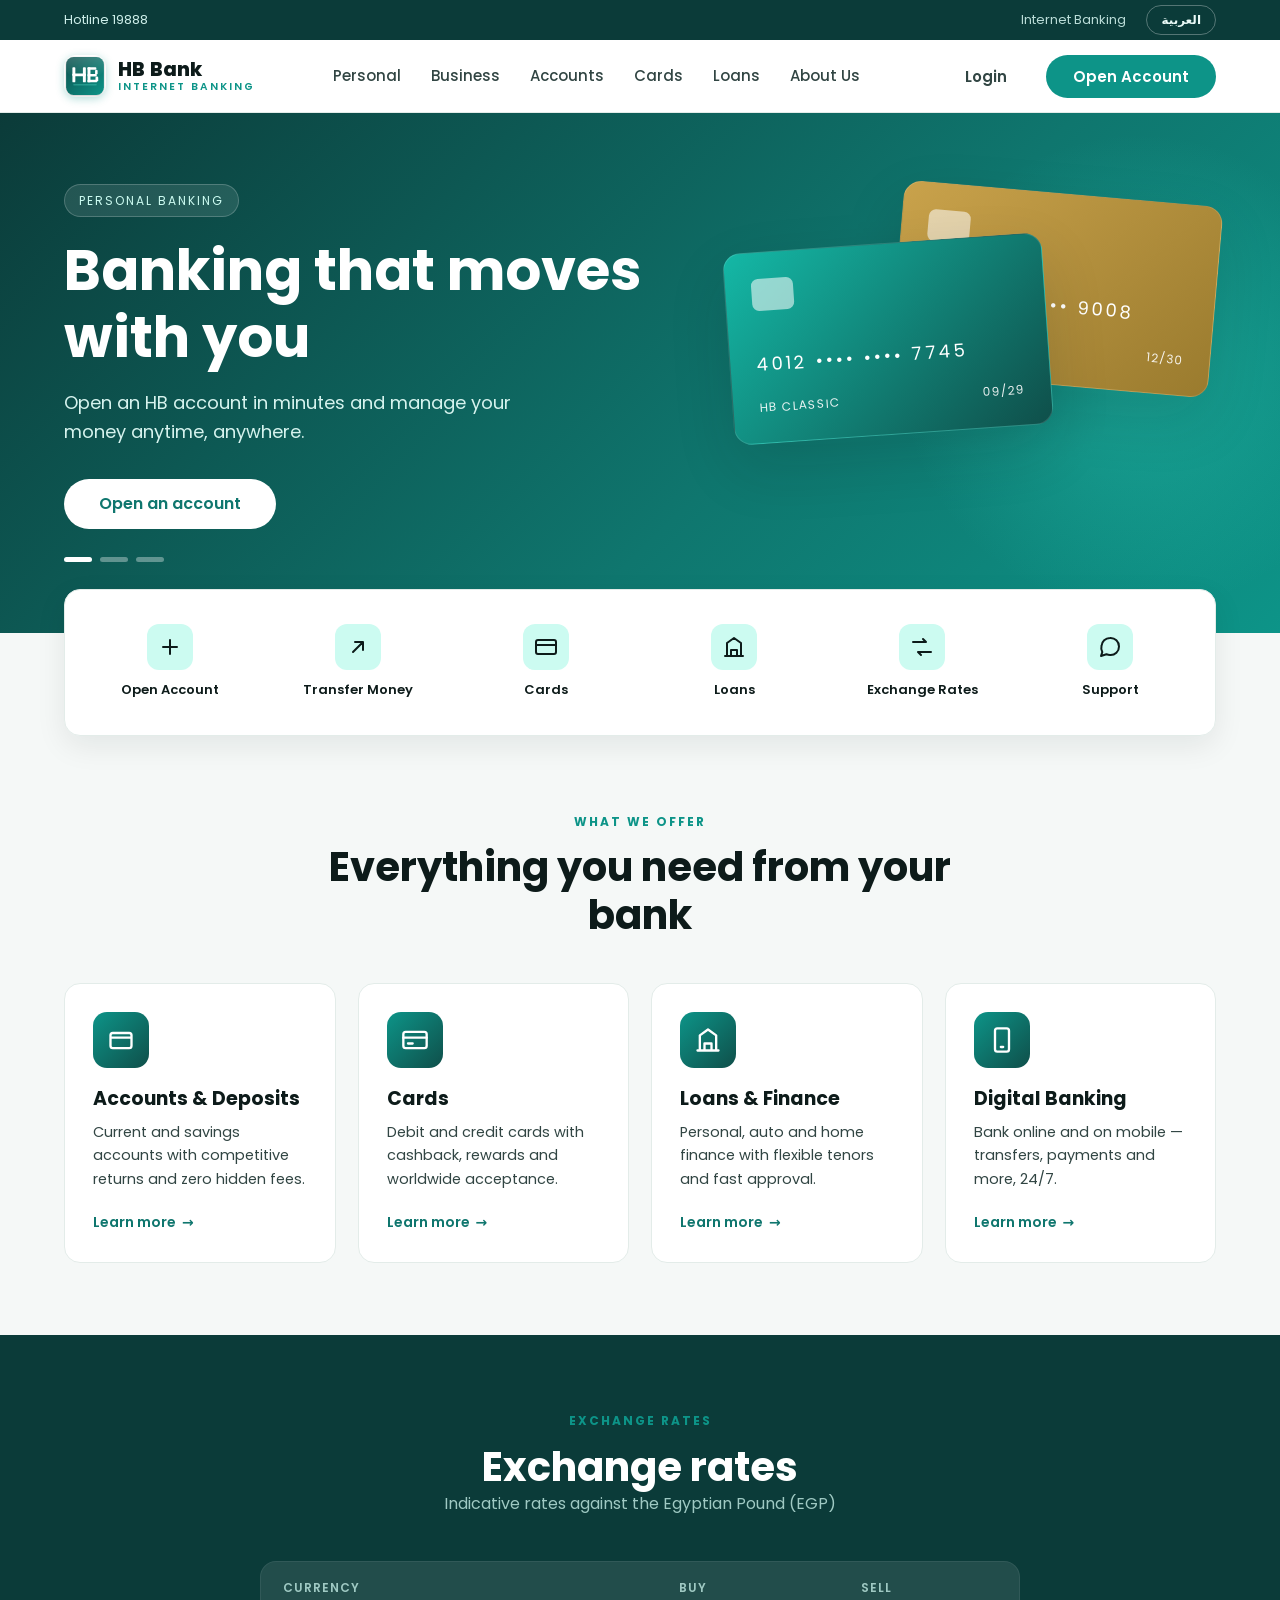
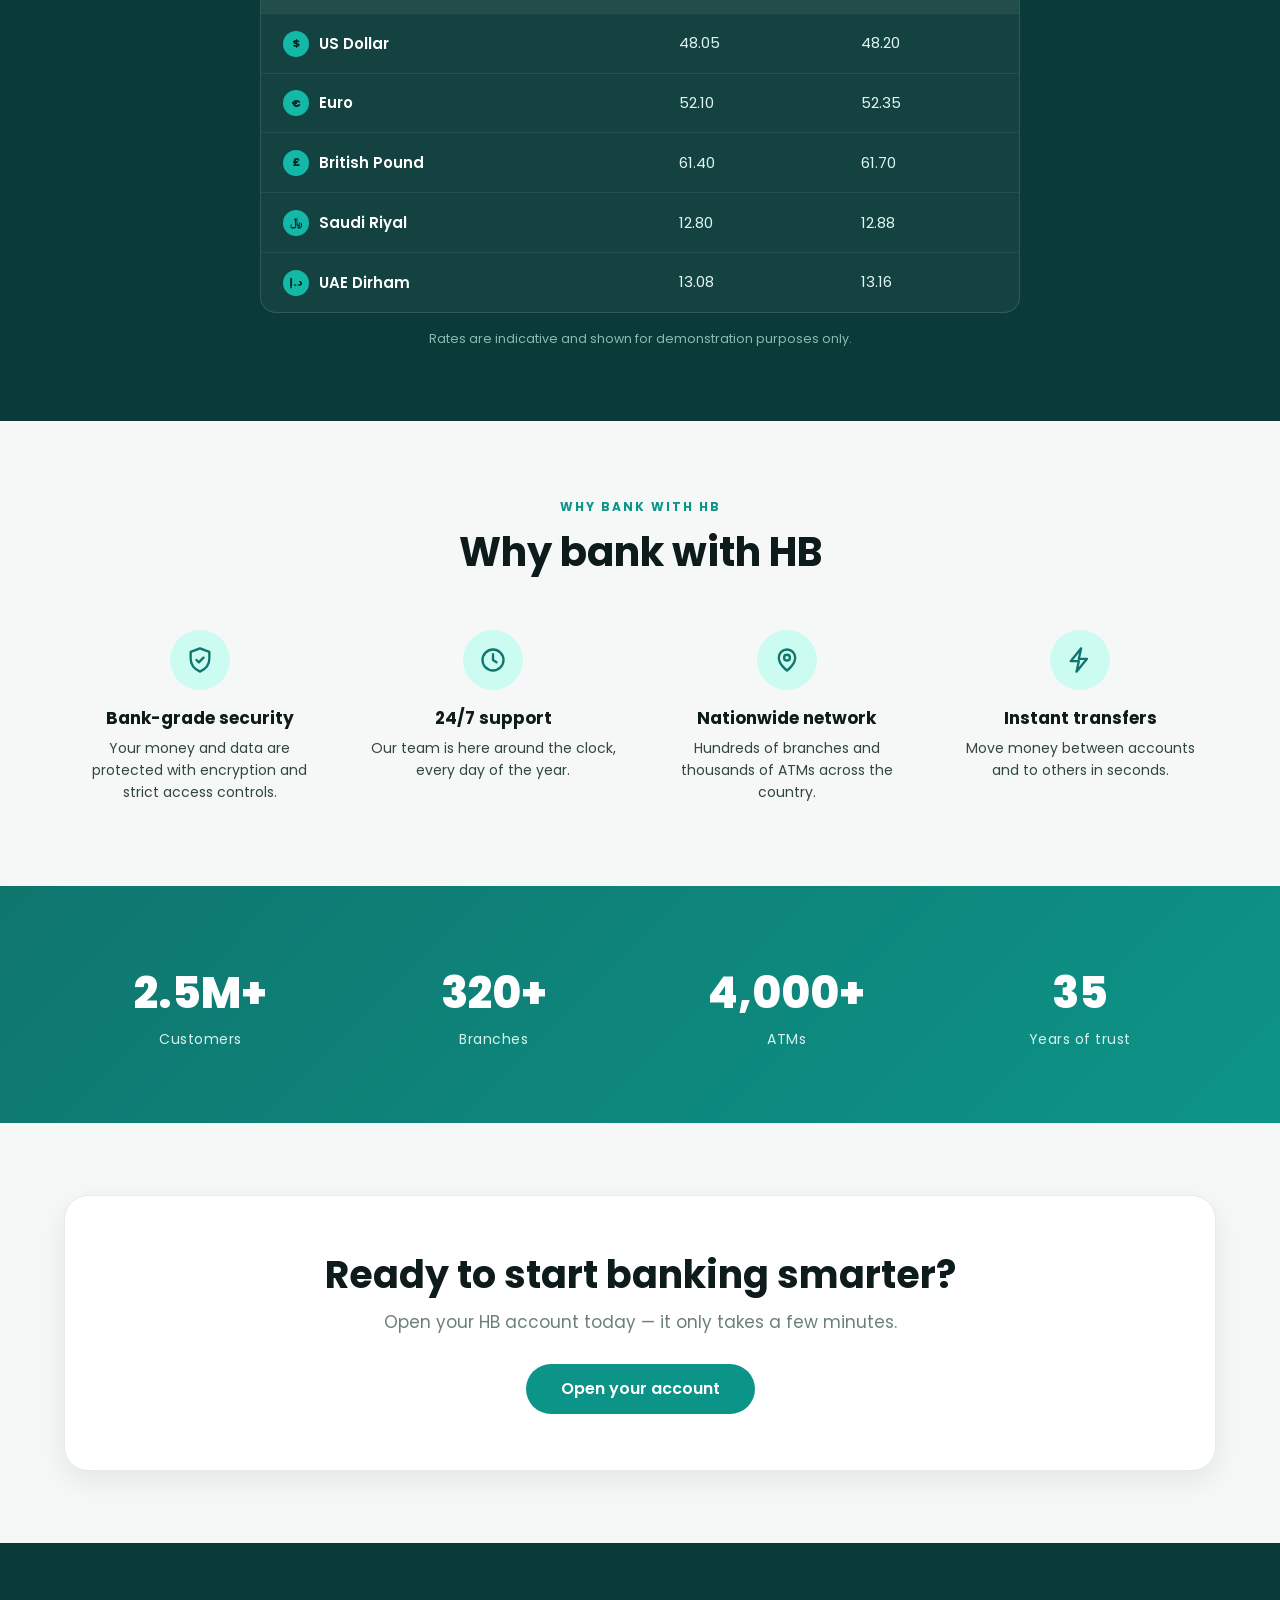
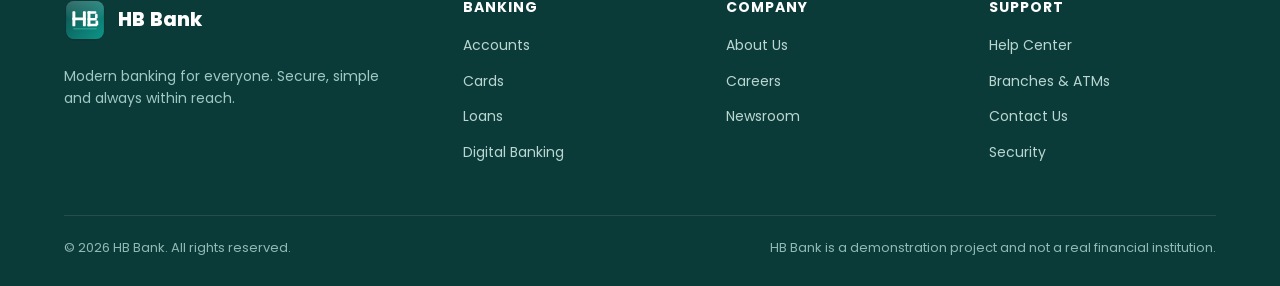
<file: index.html>
<!DOCTYPE html>
<html lang="en" dir="ltr">
<head>
<meta charset="UTF-8">
<meta name="viewport" content="width=device-width, initial-scale=1.0">
<title>HB Bank — Modern Banking</title>
<meta name="description" content="HB Bank — modern personal and business banking. Open an account, manage cards, loans and transfers online.">
<!-- PWA -->
<link rel="manifest" href="/manifest.json">
<meta name="theme-color" content="#0d9488">
<meta name="mobile-web-app-capable" content="yes">
<meta name="apple-mobile-web-app-capable" content="yes">
<meta name="apple-mobile-web-app-status-bar-style" content="black-translucent">
<meta name="apple-mobile-web-app-title" content="HB Bank">
<link rel="apple-touch-icon" href="/icons/apple-touch-icon.png">
<link rel="icon" type="image/png" sizes="64x64" href="/icons/favicon-64.png">
<link rel="icon" type="image/svg+xml" href="/icons/logo.svg">
<link rel="preconnect" href="https://fonts.googleapis.com">
<link rel="preconnect" href="https://fonts.gstatic.com" crossorigin>
<link href="https://fonts.googleapis.com/css2?family=Poppins:wght@400;500;600;700;800&family=Cairo:wght@400;500;600;700;800&display=swap" rel="stylesheet">
<link rel="stylesheet" href="assets/css/styles.css">
</head>
<body>

<!-- ── Utility bar ── -->
<div class="topbar">
  <div class="container">
    <div class="topbar-left">
      <span class="hotline" data-i18n="topbar.hotline">Hotline 19888</span>
    </div>
    <div class="topbar-right">
      <a href="login.html" data-i18n="topbar.internetBanking">Internet Banking</a>
      <button class="lang-btn" id="langToggle" data-i18n="lang.switch">العربية</button>
    </div>
  </div>
</div>

<!-- ── Navbar ── -->
<header class="navbar">
  <div class="container">
    <a href="index.html" class="brand">
      <img src="icons/logo.svg" class="brand-mark" alt="HB">
      <span class="brand-text">
        <span class="brand-name" data-i18n="brand.name">HB Bank</span>
        <span class="brand-sub" data-i18n="login.brandSub">Internet Banking</span>
      </span>
    </a>
    <nav class="nav-menu" id="navMenu">
      <a href="#products" data-i18n="nav.personal">Personal</a>
      <a href="#products" data-i18n="nav.business">Business</a>
      <a href="#products" data-i18n="nav.accounts">Accounts</a>
      <a href="#products" data-i18n="nav.cards">Cards</a>
      <a href="#products" data-i18n="nav.loans">Loans</a>
      <a href="#about" data-i18n="nav.about">About Us</a>
      <a href="login.html" class="nav-cta-mobile login" data-i18n="nav.login">Login</a>
      <a href="login.html#signup" class="nav-cta-mobile signup" data-i18n="nav.openAccount">Open Account</a>
    </nav>
    <div class="nav-actions">
      <a href="login.html" class="btn btn-ghost" data-i18n="nav.login">Login</a>
      <a href="login.html#signup" class="btn btn-primary" data-i18n="nav.openAccount">Open Account</a>
    </div>
    <button class="nav-toggle" id="navToggle" data-i18n-aria="nav.personal" aria-label="Menu">
      <span></span><span></span><span></span>
    </button>
  </div>
</header>

<!-- ── Hero ── -->
<section class="hero">
  <div class="container">
    <div class="hero-inner">
      <div class="hero-copy">
        <div class="slide active" data-slide="0">
          <span class="hero-tag" data-i18n="hero1.tag">Personal Banking</span>
          <h1 data-i18n="hero1.title">Banking that moves with you</h1>
          <p data-i18n="hero1.sub">Open an HB account in minutes and manage your money anytime, anywhere.</p>
          <div class="hero-actions">
            <a href="login.html#signup" class="btn btn-light btn-lg" data-i18n="hero1.cta">Open an account</a>
          </div>
        </div>
        <div class="slide" data-slide="1">
          <span class="hero-tag" data-i18n="hero2.tag">HB Cards</span>
          <h1 data-i18n="hero2.title">Smart cards, real rewards</h1>
          <p data-i18n="hero2.sub">Earn cashback on everyday spending with a card designed around your life.</p>
          <div class="hero-actions">
            <a href="#products" class="btn btn-light btn-lg" data-i18n="hero2.cta">Explore cards</a>
          </div>
        </div>
        <div class="slide" data-slide="2">
          <span class="hero-tag" data-i18n="hero3.tag">Finance</span>
          <h1 data-i18n="hero3.title">Loans tailored to your goals</h1>
          <p data-i18n="hero3.sub">Flexible personal, auto and home finance with fast approvals.</p>
          <div class="hero-actions">
            <a href="#products" class="btn btn-light btn-lg" data-i18n="hero3.cta">Discover loans</a>
          </div>
        </div>
        <div class="hero-dots" id="heroDots">
          <button class="active" data-dot="0" aria-label="Slide 1"></button>
          <button data-dot="1" aria-label="Slide 2"></button>
          <button data-dot="2" aria-label="Slide 3"></button>
        </div>
      </div>
      <div class="hero-visual" aria-hidden="true">
        <div class="hero-card back">
          <div class="chip"></div>
          <div class="pan">5421 •••• •••• 9008</div>
          <div class="row"><span>HB PLATINUM</span><span>12/30</span></div>
        </div>
        <div class="hero-card front">
          <div class="chip"></div>
          <div class="pan">4012 •••• •••• 7745</div>
          <div class="row"><span>HB CLASSIC</span><span>09/29</span></div>
        </div>
      </div>
    </div>
  </div>
</section>

<!-- ── Quick services ── -->
<div class="container">
  <div class="quick">
    <div class="quick-grid">
      <a class="quick-item" href="login.html#signup">
        <span class="quick-ico"><svg viewBox="0 0 24 24" fill="none" stroke="currentColor" stroke-width="2" stroke-linecap="round" stroke-linejoin="round"><path d="M12 5v14M5 12h14"/></svg></span>
        <span data-i18n="quick.openAccount">Open Account</span>
      </a>
      <a class="quick-item" href="login.html">
        <span class="quick-ico"><svg viewBox="0 0 24 24" fill="none" stroke="currentColor" stroke-width="2" stroke-linecap="round" stroke-linejoin="round"><path d="M7 17 17 7M17 7H9M17 7v8"/></svg></span>
        <span data-i18n="quick.transfer">Transfer Money</span>
      </a>
      <a class="quick-item" href="#products">
        <span class="quick-ico"><svg viewBox="0 0 24 24" fill="none" stroke="currentColor" stroke-width="2" stroke-linecap="round" stroke-linejoin="round"><rect x="2" y="5" width="20" height="14" rx="2"/><path d="M2 10h20"/></svg></span>
        <span data-i18n="quick.cards">Cards</span>
      </a>
      <a class="quick-item" href="#products">
        <span class="quick-ico"><svg viewBox="0 0 24 24" fill="none" stroke="currentColor" stroke-width="2" stroke-linecap="round" stroke-linejoin="round"><path d="M3 21h18M5 21V8l7-5 7 5v13M9 21v-6h6v6"/></svg></span>
        <span data-i18n="quick.loans">Loans</span>
      </a>
      <a class="quick-item" href="#rates">
        <span class="quick-ico"><svg viewBox="0 0 24 24" fill="none" stroke="currentColor" stroke-width="2" stroke-linecap="round" stroke-linejoin="round"><path d="M3 7h13l-3-3M21 17H8l3 3"/></svg></span>
        <span data-i18n="quick.rates">Exchange Rates</span>
      </a>
      <a class="quick-item" href="#about">
        <span class="quick-ico"><svg viewBox="0 0 24 24" fill="none" stroke="currentColor" stroke-width="2" stroke-linecap="round" stroke-linejoin="round"><path d="M21 11.5a8.38 8.38 0 0 1-9 8.5 8.5 8.5 0 0 1-3.6-.8L3 21l1.3-3.9A8.38 8.38 0 0 1 3.5 11 8.5 8.5 0 0 1 12 3a8.38 8.38 0 0 1 9 8.5z"/></svg></span>
        <span data-i18n="quick.support">Support</span>
      </a>
    </div>
  </div>
</div>

<!-- ── Products ── -->
<section class="section" id="products">
  <div class="container">
    <div class="section-head">
      <span class="section-tag" data-i18n="products.tag">What we offer</span>
      <h2 data-i18n="products.title">Everything you need from your bank</h2>
    </div>
    <div class="product-grid">
      <article class="product-card">
        <div class="product-ico"><svg viewBox="0 0 24 24" fill="none" stroke="currentColor" stroke-width="2" stroke-linecap="round" stroke-linejoin="round"><path d="M3 10h18M5 6h14a2 2 0 0 1 2 2v9a2 2 0 0 1-2 2H5a2 2 0 0 1-2-2V8a2 2 0 0 1 2-2z"/></svg></div>
        <h3 data-i18n="products.accounts.title">Accounts &amp; Deposits</h3>
        <p data-i18n="products.accounts.desc">Current and savings accounts with competitive returns and zero hidden fees.</p>
        <a href="login.html#signup" class="product-link"><span data-i18n="products.learnMore">Learn more</span> <span class="arrow">→</span></a>
      </article>
      <article class="product-card">
        <div class="product-ico"><svg viewBox="0 0 24 24" fill="none" stroke="currentColor" stroke-width="2" stroke-linecap="round" stroke-linejoin="round"><rect x="2" y="5" width="20" height="14" rx="2"/><path d="M2 10h20M6 15h4"/></svg></div>
        <h3 data-i18n="products.cards.title">Cards</h3>
        <p data-i18n="products.cards.desc">Debit and credit cards with cashback, rewards and worldwide acceptance.</p>
        <a href="login.html#signup" class="product-link"><span data-i18n="products.learnMore">Learn more</span> <span class="arrow">→</span></a>
      </article>
      <article class="product-card">
        <div class="product-ico"><svg viewBox="0 0 24 24" fill="none" stroke="currentColor" stroke-width="2" stroke-linecap="round" stroke-linejoin="round"><path d="M3 21h18M5 21V8l7-5 7 5v13M9 21v-6h6v6"/></svg></div>
        <h3 data-i18n="products.loans.title">Loans &amp; Finance</h3>
        <p data-i18n="products.loans.desc">Personal, auto and home finance with flexible tenors and fast approval.</p>
        <a href="login.html#signup" class="product-link"><span data-i18n="products.learnMore">Learn more</span> <span class="arrow">→</span></a>
      </article>
      <article class="product-card">
        <div class="product-ico"><svg viewBox="0 0 24 24" fill="none" stroke="currentColor" stroke-width="2" stroke-linecap="round" stroke-linejoin="round"><rect x="6" y="2" width="12" height="20" rx="2"/><path d="M11 18h2"/></svg></div>
        <h3 data-i18n="products.digital.title">Digital Banking</h3>
        <p data-i18n="products.digital.desc">Bank online and on mobile — transfers, payments and more, 24/7.</p>
        <a href="login.html" class="product-link"><span data-i18n="products.learnMore">Learn more</span> <span class="arrow">→</span></a>
      </article>
    </div>
  </div>
</section>

<!-- ── Exchange rates ── -->
<section class="section rates" id="rates">
  <div class="container">
    <div class="section-head">
      <span class="section-tag" data-i18n="rates.title">Exchange rates</span>
      <h2 data-i18n="rates.title">Exchange rates</h2>
      <p data-i18n="rates.subtitle">Indicative rates against the Egyptian Pound (EGP)</p>
    </div>
    <div class="rates-card">
      <table class="rates-table">
        <thead>
          <tr>
            <th data-i18n="rates.currency">Currency</th>
            <th class="rates-num" data-i18n="rates.buy">Buy</th>
            <th class="rates-num" data-i18n="rates.sell">Sell</th>
          </tr>
        </thead>
        <tbody>
          <tr><td><span class="rates-cur"><span class="rates-flag">$</span><span data-i18n="currency.USD">US Dollar</span></span></td><td class="rates-num">48.05</td><td class="rates-num">48.20</td></tr>
          <tr><td><span class="rates-cur"><span class="rates-flag">€</span><span data-i18n="currency.EUR">Euro</span></span></td><td class="rates-num">52.10</td><td class="rates-num">52.35</td></tr>
          <tr><td><span class="rates-cur"><span class="rates-flag">£</span><span data-i18n="currency.GBP">British Pound</span></span></td><td class="rates-num">61.40</td><td class="rates-num">61.70</td></tr>
          <tr><td><span class="rates-cur"><span class="rates-flag">﷼</span><span data-i18n="currency.SAR">Saudi Riyal</span></span></td><td class="rates-num">12.80</td><td class="rates-num">12.88</td></tr>
          <tr><td><span class="rates-cur"><span class="rates-flag">د.إ</span><span data-i18n="currency.AED">UAE Dirham</span></span></td><td class="rates-num">13.08</td><td class="rates-num">13.16</td></tr>
        </tbody>
      </table>
    </div>
    <p class="rates-note" data-i18n="rates.note">Rates are indicative and shown for demonstration purposes only.</p>
  </div>
</section>

<!-- ── Why HB ── -->
<section class="section" id="about">
  <div class="container">
    <div class="section-head">
      <span class="section-tag" data-i18n="why.title">Why bank with HB</span>
      <h2 data-i18n="why.title">Why bank with HB</h2>
    </div>
    <div class="why-grid">
      <div class="why-item">
        <div class="why-ico"><svg viewBox="0 0 24 24" fill="none" stroke="currentColor" stroke-width="2" stroke-linecap="round" stroke-linejoin="round"><path d="M12 2 4 5v6c0 5 3.5 9 8 11 4.5-2 8-6 8-11V5l-8-3z"/><path d="m9 12 2 2 4-4"/></svg></div>
        <h3 data-i18n="why.secure.title">Bank-grade security</h3>
        <p data-i18n="why.secure.desc">Your money and data are protected with encryption and strict access controls.</p>
      </div>
      <div class="why-item">
        <div class="why-ico"><svg viewBox="0 0 24 24" fill="none" stroke="currentColor" stroke-width="2" stroke-linecap="round" stroke-linejoin="round"><circle cx="12" cy="12" r="9"/><path d="M12 7v5l3 2"/></svg></div>
        <h3 data-i18n="why.support.title">24/7 support</h3>
        <p data-i18n="why.support.desc">Our team is here around the clock, every day of the year.</p>
      </div>
      <div class="why-item">
        <div class="why-ico"><svg viewBox="0 0 24 24" fill="none" stroke="currentColor" stroke-width="2" stroke-linecap="round" stroke-linejoin="round"><path d="M12 21s-7-5.2-7-11a7 7 0 0 1 14 0c0 5.8-7 11-7 11z"/><circle cx="12" cy="10" r="2.5"/></svg></div>
        <h3 data-i18n="why.network.title">Nationwide network</h3>
        <p data-i18n="why.network.desc">Hundreds of branches and thousands of ATMs across the country.</p>
      </div>
      <div class="why-item">
        <div class="why-ico"><svg viewBox="0 0 24 24" fill="none" stroke="currentColor" stroke-width="2" stroke-linecap="round" stroke-linejoin="round"><path d="m13 2-9 11h7l-2 9 9-11h-7l2-9z"/></svg></div>
        <h3 data-i18n="why.fast.title">Instant transfers</h3>
        <p data-i18n="why.fast.desc">Move money between accounts and to others in seconds.</p>
      </div>
    </div>
  </div>
</section>

<!-- ── Stats ── -->
<section class="section stats">
  <div class="container">
    <div class="stats-grid">
      <div><div class="stat-num">2.5M+</div><div class="stat-label" data-i18n="stats.customers">Customers</div></div>
      <div><div class="stat-num">320+</div><div class="stat-label" data-i18n="stats.branches">Branches</div></div>
      <div><div class="stat-num">4,000+</div><div class="stat-label" data-i18n="stats.atms">ATMs</div></div>
      <div><div class="stat-num">35</div><div class="stat-label" data-i18n="stats.years">Years of trust</div></div>
    </div>
  </div>
</section>

<!-- ── CTA ── -->
<section class="section cta-band">
  <div class="container">
    <div class="cta-inner">
      <h2 data-i18n="cta.title">Ready to start banking smarter?</h2>
      <p class="muted" data-i18n="cta.desc">Open your HB account today — it only takes a few minutes.</p>
      <a href="login.html#signup" class="btn btn-primary btn-lg" data-i18n="cta.button">Open your account</a>
    </div>
  </div>
</section>

<!-- ── Footer ── -->
<footer class="footer">
  <div class="container">
    <div class="footer-grid">
      <div>
        <a href="index.html" class="brand">
          <img src="icons/logo.svg" class="brand-mark" alt="HB">
          <span class="brand-text"><span class="brand-name" data-i18n="brand.name">HB Bank</span></span>
        </a>
        <p class="footer-tagline" data-i18n="footer.tagline">Modern banking for everyone. Secure, simple and always within reach.</p>
      </div>
      <div>
        <h4 data-i18n="footer.col.banking">Banking</h4>
        <ul class="footer-links">
          <li><a href="#products" data-i18n="footer.accounts">Accounts</a></li>
          <li><a href="#products" data-i18n="footer.cards">Cards</a></li>
          <li><a href="#products" data-i18n="footer.loans">Loans</a></li>
          <li><a href="login.html" data-i18n="footer.digital">Digital Banking</a></li>
        </ul>
      </div>
      <div>
        <h4 data-i18n="footer.col.company">Company</h4>
        <ul class="footer-links">
          <li><a href="#about" data-i18n="footer.about">About Us</a></li>
          <li><a href="#about" data-i18n="footer.careers">Careers</a></li>
          <li><a href="#about" data-i18n="footer.press">Newsroom</a></li>
        </ul>
      </div>
      <div>
        <h4 data-i18n="footer.col.support">Support</h4>
        <ul class="footer-links">
          <li><a href="#" data-i18n="footer.help">Help Center</a></li>
          <li><a href="#" data-i18n="footer.branches">Branches &amp; ATMs</a></li>
          <li><a href="#" data-i18n="footer.contact">Contact Us</a></li>
          <li><a href="#" data-i18n="footer.security">Security</a></li>
        </ul>
      </div>
    </div>
    <div class="footer-bottom">
      <span data-i18n="footer.rights">© 2026 HB Bank. All rights reserved.</span>
      <span data-i18n="footer.disclaimer">HB Bank is a demonstration project and not a real financial institution.</span>
    </div>
  </div>
</footer>

<script type="module" src="assets/js/marketing.js"></script>
</body>
</html>
</file>
<file: assets/css/styles.css>
/* ===========================================================================
   HB Bank — shared stylesheet
   Teal/green theme, logical properties for automatic RTL mirroring.
   =========================================================================== */

:root {
  --teal-900: #0b3b39;
  --teal-800: #0f4f4a;
  --teal-700: #0f766e;
  --teal-600: #0d9488;
  --teal-500: #14b8a6;
  --teal-400: #2dd4bf;
  --mint-100: #ccfbf1;
  --mint-50:  #f0fdfa;
  --gold:     #c9a24b;
  --gold-soft:#e7d8ad;

  --ink:    #0d1b1a;
  --body:   #314543;
  --muted:  #6b807d;
  --line:   #e3ece9;
  --bg:     #f5f8f7;
  --surface:#ffffff;

  --danger: #dc2626;
  --danger-bg: #fef2f2;
  --success:#15803d;
  --success-bg:#f0fdf4;

  --radius: 16px;
  --radius-sm: 10px;
  --shadow-sm: 0 1px 2px rgba(13,27,26,.05), 0 1px 3px rgba(13,27,26,.06);
  --shadow:    0 10px 30px rgba(13,27,26,.08);
  --shadow-lg: 0 24px 60px rgba(13,27,26,.14);

  --font-latin: 'Poppins', 'Inter', system-ui, -apple-system, Segoe UI, Roboto, sans-serif;
  --font-ar: 'Cairo', 'Tajawal', 'Segoe UI', Tahoma, sans-serif;
  --container: 1200px;
}

*, *::before, *::after { box-sizing: border-box; margin: 0; padding: 0; }
html { scroll-behavior: smooth; }

body {
  font-family: var(--font-latin);
  color: var(--body);
  background: var(--bg);
  line-height: 1.6;
  -webkit-font-smoothing: antialiased;
  overflow-x: hidden;
}
[dir="rtl"] body { font-family: var(--font-ar); }

h1, h2, h3, h4 { color: var(--ink); line-height: 1.2; font-weight: 700; }
a { color: inherit; text-decoration: none; }
img { max-width: 100%; display: block; }
ul { list-style: none; }

.container { max-width: var(--container); margin-inline: auto; padding-inline: 24px; }
.muted { color: var(--muted); }
.center { text-align: center; }

/* ── Buttons ─────────────────────────────────────────────────────────────── */
.btn {
  display: inline-flex; align-items: center; justify-content: center; gap: 8px;
  font-family: inherit; font-size: 15px; font-weight: 600; line-height: 1;
  padding: 13px 26px; border-radius: 999px; border: 1.5px solid transparent;
  cursor: pointer; transition: all .2s ease; white-space: nowrap;
}
.btn:disabled { opacity: .6; cursor: not-allowed; }
.btn-primary { background: var(--teal-600); color: #fff; }
.btn-primary:hover:not(:disabled) { background: var(--teal-700); transform: translateY(-1px); box-shadow: var(--shadow); }
.btn-outline { background: transparent; color: var(--teal-700); border-color: var(--teal-600); }
.btn-outline:hover:not(:disabled) { background: var(--mint-50); }
.btn-light { background: #fff; color: var(--teal-700); }
.btn-light:hover:not(:disabled) { background: var(--mint-50); transform: translateY(-1px); }
.btn-ghost { background: transparent; color: var(--body); }
.btn-ghost:hover:not(:disabled) { color: var(--teal-700); }
.btn-block { width: 100%; }
.btn-lg { padding: 16px 34px; font-size: 16px; }

/* ── Top utility bar ─────────────────────────────────────────────────────── */
.topbar { background: var(--teal-900); color: #cdeee9; font-size: 13px; }
.topbar .container { display: flex; align-items: center; justify-content: space-between; height: 40px; }
.topbar a { color: #cdeee9; opacity: .9; }
.topbar a:hover { opacity: 1; color: #fff; }
.topbar-left, .topbar-right { display: flex; align-items: center; gap: 20px; }
.lang-btn {
  background: transparent; border: 1px solid rgba(255,255,255,.3); color: #eafaf7;
  border-radius: 999px; padding: 4px 14px; font: inherit; font-size: 12px; font-weight: 600;
  cursor: pointer; transition: all .2s;
}
.lang-btn:hover { background: rgba(255,255,255,.12); }

/* ── Brand mark ──────────────────────────────────────────────────────────── */
.brand { display: inline-flex; align-items: center; gap: 12px; }
.brand-mark {
  width: 42px; height: 42px; border-radius: 12px; flex: none;
  display: block; object-fit: contain;
  box-shadow: 0 2px 8px rgba(13,148,136,.3);
}
.brand-text { display: flex; flex-direction: column; line-height: 1.1; }
.brand-name { font-weight: 800; font-size: 19px; color: var(--ink); letter-spacing: .2px; }
.brand-sub { font-size: 10.5px; letter-spacing: 2px; text-transform: uppercase; color: var(--teal-600); font-weight: 600; }
[dir="rtl"] .brand-sub { letter-spacing: 0; }

/* ── Primary navbar ──────────────────────────────────────────────────────── */
.navbar { position: sticky; top: 0; z-index: 50; background: rgba(255,255,255,.92); backdrop-filter: blur(10px); border-bottom: 1px solid var(--line); }
.navbar .container { display: flex; align-items: center; justify-content: space-between; height: 72px; gap: 16px; }
.nav-menu { display: flex; align-items: center; gap: 30px; }
.nav-menu a { font-weight: 500; color: var(--body); font-size: 15px; position: relative; padding: 6px 0; }
.nav-menu a:hover { color: var(--teal-700); }
.nav-menu a::after { content: ""; position: absolute; inset-inline-start: 0; bottom: 0; height: 2px; width: 0; background: var(--teal-600); transition: width .2s; }
.nav-menu a:hover::after { width: 100%; }
.nav-actions { display: flex; align-items: center; gap: 12px; }
.nav-cta-mobile { display: none; }
.nav-toggle { display: none; background: none; border: none; cursor: pointer; padding: 8px; }
.nav-toggle span { display: block; width: 24px; height: 2px; background: var(--ink); margin: 5px 0; transition: .3s; border-radius: 2px; }

/* ── Hero ────────────────────────────────────────────────────────────────── */
.hero { position: relative; overflow: hidden; background: linear-gradient(135deg, var(--teal-900) 0%, var(--teal-700) 60%, var(--teal-600) 100%); color: #fff; }
.hero::after { content: ""; position: absolute; inset-block: 0; inset-inline-end: -120px; width: 520px; background: radial-gradient(circle at center, rgba(45,212,191,.35), transparent 65%); pointer-events: none; }
.hero-inner { position: relative; z-index: 1; min-height: 520px; display: grid; grid-template-columns: 1.05fr .95fr; align-items: center; gap: 40px; padding-block: 64px; }
.slide { display: none; animation: fadeUp .6s ease both; }
.slide.active { display: block; }
@keyframes fadeUp { from { opacity: 0; transform: translateY(18px); } to { opacity: 1; transform: translateY(0); } }
.hero-tag { display: inline-block; font-size: 12px; letter-spacing: 2px; text-transform: uppercase; color: var(--mint-100); background: rgba(255,255,255,.1); border: 1px solid rgba(255,255,255,.2); padding: 6px 14px; border-radius: 999px; margin-bottom: 20px; }
.hero h1 { color: #fff; font-size: clamp(34px, 5vw, 56px); margin-bottom: 18px; }
.hero p { font-size: 18px; color: #d6f3ee; max-width: 460px; margin-bottom: 32px; }
.hero-actions { display: flex; gap: 14px; flex-wrap: wrap; }
.hero-visual { position: relative; height: 380px; }
.hero-card {
  position: absolute; border-radius: 18px; box-shadow: var(--shadow-lg);
  background: linear-gradient(135deg, #0f766e, #0b3b39); color: #fff;
  width: 320px; padding: 26px; border: 1px solid rgba(255,255,255,.12);
}
.hero-card.front { inset-block-start: 60px; inset-inline-start: 40px; transform: rotate(-4deg); background: linear-gradient(135deg, var(--teal-500), var(--teal-800)); }
.hero-card.back { inset-block-start: 10px; inset-inline-end: 0; transform: rotate(5deg); background: linear-gradient(135deg, var(--gold), #9a7b2e); }
.hero-card .chip { width: 42px; height: 32px; border-radius: 7px; background: rgba(255,255,255,.55); margin-bottom: 40px; }
.hero-card .pan { font-size: 18px; letter-spacing: 3px; margin-bottom: 18px; font-variant-numeric: tabular-nums; }
.hero-card .row { display: flex; justify-content: space-between; font-size: 12px; opacity: .9; text-transform: uppercase; letter-spacing: 1px; }
.hero-dots { display: flex; gap: 8px; margin-top: 28px; }
.hero-dots button { width: 28px; height: 5px; border-radius: 999px; border: none; background: rgba(255,255,255,.35); cursor: pointer; transition: .2s; padding: 0; }
.hero-dots button.active { background: #fff; }

/* ── Quick services ──────────────────────────────────────────────────────── */
.quick { margin-top: -44px; position: relative; z-index: 5; }
.quick-grid { display: grid; grid-template-columns: repeat(6, 1fr); gap: 14px; background: var(--surface); border: 1px solid var(--line); border-radius: var(--radius); padding: 18px; box-shadow: var(--shadow); }
.quick-item { display: flex; flex-direction: column; align-items: center; gap: 10px; padding: 16px 8px; border-radius: var(--radius-sm); text-align: center; transition: .2s; }
.quick-item:hover { background: var(--mint-50); transform: translateY(-3px); }
.quick-ico { width: 46px; height: 46px; border-radius: 12px; display: grid; place-items: center; background: var(--mint-100); color: var(--teal-700); }
.quick-ico svg { width: 24px; height: 24px; }
.quick-item span { font-size: 13px; font-weight: 600; color: var(--ink); }

/* ── Sections ────────────────────────────────────────────────────────────── */
.section { padding-block: 72px; }
.section-head { text-align: center; max-width: 640px; margin-inline: auto; margin-bottom: 44px; }
.section-tag { font-size: 12px; letter-spacing: 2px; text-transform: uppercase; color: var(--teal-600); font-weight: 700; }
.section-head h2 { font-size: clamp(28px, 4vw, 40px); margin-top: 10px; }

/* ── Product cards ───────────────────────────────────────────────────────── */
.product-grid { display: grid; grid-template-columns: repeat(4, 1fr); gap: 22px; }
.product-card { background: var(--surface); border: 1px solid var(--line); border-radius: var(--radius); padding: 28px; transition: .25s; }
.product-card:hover { transform: translateY(-6px); box-shadow: var(--shadow-lg); border-color: transparent; }
.product-ico { width: 56px; height: 56px; border-radius: 14px; display: grid; place-items: center; background: linear-gradient(135deg, var(--teal-600), var(--teal-800)); color: #fff; margin-bottom: 20px; }
.product-ico svg { width: 28px; height: 28px; }
.product-card h3 { font-size: 19px; margin-bottom: 10px; }
.product-card p { font-size: 14.5px; margin-bottom: 18px; }
.product-link { color: var(--teal-700); font-weight: 600; font-size: 14px; display: inline-flex; align-items: center; gap: 6px; }
.product-link .arrow { transition: transform .2s; }
[dir="rtl"] .product-link .arrow { transform: scaleX(-1); }
.product-card:hover .product-link .arrow { transform: translateX(4px); }
[dir="rtl"] .product-card:hover .product-link .arrow { transform: scaleX(-1) translateX(4px); }

/* ── Exchange rates ──────────────────────────────────────────────────────── */
.rates { background: var(--teal-900); color: #dff5f1; }
.rates .section-head h2 { color: #fff; }
.rates .section-head p { color: #9fc9c3; }
.rates-card { background: rgba(255,255,255,.04); border: 1px solid rgba(255,255,255,.12); border-radius: var(--radius); overflow: hidden; max-width: 760px; margin-inline: auto; }
.rates-table { width: 100%; border-collapse: collapse; }
.rates-table th, .rates-table td { padding: 16px 22px; text-align: start; font-size: 15px; }
.rates-table thead th { background: rgba(255,255,255,.06); font-size: 12px; letter-spacing: 1px; text-transform: uppercase; color: #9fc9c3; font-weight: 600; }
.rates-table tbody tr { border-top: 1px solid rgba(255,255,255,.08); }
.rates-table td:first-child { font-weight: 600; color: #fff; }
.rates-cur { display: inline-flex; align-items: center; gap: 10px; }
.rates-flag { width: 26px; height: 26px; border-radius: 50%; background: var(--teal-500); display: grid; place-items: center; font-size: 11px; font-weight: 800; color: #062a28; }
.rates-num { font-variant-numeric: tabular-nums; }
.rates-note { text-align: center; font-size: 12.5px; color: #8fbab4; margin-top: 16px; }

/* ── Why HB ──────────────────────────────────────────────────────────────── */
.why-grid { display: grid; grid-template-columns: repeat(4, 1fr); gap: 22px; }
.why-item { text-align: center; padding: 10px; }
.why-ico { width: 60px; height: 60px; border-radius: 50%; display: grid; place-items: center; background: var(--mint-100); color: var(--teal-700); margin-inline: auto; margin-bottom: 18px; }
.why-ico svg { width: 28px; height: 28px; }
.why-item h3 { font-size: 17px; margin-bottom: 8px; }
.why-item p { font-size: 14px; }

/* ── Stats band ──────────────────────────────────────────────────────────── */
.stats { background: linear-gradient(135deg, var(--teal-700), var(--teal-600)); color: #fff; }
.stats-grid { display: grid; grid-template-columns: repeat(4, 1fr); gap: 20px; text-align: center; }
.stat-num { font-size: clamp(30px, 4vw, 44px); font-weight: 800; color: #fff; }
.stat-label { font-size: 14px; color: #d6f3ee; letter-spacing: .5px; }

/* ── CTA band ────────────────────────────────────────────────────────────── */
.cta-band { text-align: center; }
.cta-inner { background: var(--surface); border: 1px solid var(--line); border-radius: 24px; padding: 56px 32px; box-shadow: var(--shadow); }
.cta-inner h2 { font-size: clamp(26px, 4vw, 38px); margin-bottom: 12px; }
.cta-inner p { font-size: 17px; margin-bottom: 28px; }

/* ── Footer ──────────────────────────────────────────────────────────────── */
.footer { background: var(--teal-900); color: #b9d6d1; padding-block: 56px 28px; }
.footer-grid { display: grid; grid-template-columns: 1.6fr 1fr 1fr 1fr; gap: 36px; }
.footer .brand-name { color: #fff; }
.footer .brand-mark { box-shadow: none; }
.footer-tagline { margin-top: 16px; font-size: 14px; max-width: 320px; color: #9fc9c3; }
.footer h4 { color: #fff; font-size: 14px; letter-spacing: 1px; text-transform: uppercase; margin-bottom: 16px; }
.footer-links li { margin-bottom: 10px; }
.footer-links a { font-size: 14px; color: #b9d6d1; }
.footer-links a:hover { color: #fff; }
.footer-bottom { border-top: 1px solid rgba(255,255,255,.1); margin-top: 40px; padding-top: 22px; display: flex; flex-wrap: wrap; gap: 8px 20px; justify-content: space-between; font-size: 13px; color: #8fbab4; }

/* ── Auth pages ──────────────────────────────────────────────────────────── */
.auth-wrap { min-height: 100vh; display: grid; grid-template-columns: 1fr 1fr; }
.auth-aside { background: linear-gradient(150deg, var(--teal-900), var(--teal-700)); color: #fff; padding: 56px; display: flex; flex-direction: column; justify-content: space-between; position: relative; overflow: hidden; }
.auth-aside::after { content: ""; position: absolute; inset-block-end: -120px; inset-inline-start: -80px; width: 360px; height: 360px; border-radius: 50%; background: radial-gradient(circle, rgba(45,212,191,.3), transparent 70%); }
.auth-aside h2 { color: #fff; font-size: 32px; margin-bottom: 16px; max-width: 360px; }
.auth-aside p { color: #d6f3ee; max-width: 380px; }
.auth-points { display: grid; gap: 16px; position: relative; z-index: 1; }
.auth-point { display: flex; gap: 12px; align-items: flex-start; }
.auth-point svg { width: 22px; height: 22px; flex: none; color: var(--mint-100); margin-top: 2px; }
.auth-main { display: flex; align-items: center; justify-content: center; padding: 40px 24px; background: var(--bg); }
.auth-card { width: 100%; max-width: 420px; }
.auth-card .brand { margin-bottom: 28px; }
.auth-tabs { display: flex; background: #eef4f2; border-radius: 999px; padding: 5px; margin-bottom: 26px; }
.auth-tab { flex: 1; border: none; background: transparent; font: inherit; font-weight: 600; font-size: 15px; color: var(--muted); padding: 11px; border-radius: 999px; cursor: pointer; transition: .2s; }
.auth-tab.active { background: #fff; color: var(--teal-700); box-shadow: var(--shadow-sm); }
.auth-form { display: none; }
.auth-form.active { display: block; animation: fadeUp .35s ease both; }

/* ── Forms ───────────────────────────────────────────────────────────────── */
.field { margin-bottom: 18px; }
.field label { display: block; font-size: 13.5px; font-weight: 600; color: var(--ink); margin-bottom: 7px; }
.field input, .field select {
  width: 100%; font: inherit; font-size: 15px; color: var(--ink);
  padding: 13px 15px; border: 1.5px solid var(--line); border-radius: var(--radius-sm);
  background: #fff; transition: border-color .15s, box-shadow .15s;
}
.field input:focus, .field select:focus { outline: none; border-color: var(--teal-500); box-shadow: 0 0 0 3px rgba(20,184,166,.15); }
.form-note { font-size: 13px; color: var(--muted); margin-top: 14px; text-align: center; }
.form-msg { font-size: 14px; padding: 12px 14px; border-radius: var(--radius-sm); margin-bottom: 18px; display: none; }
.form-msg.show { display: block; }
.form-msg.error { background: var(--danger-bg); color: var(--danger); border: 1px solid #fecaca; }
.form-msg.success { background: var(--success-bg); color: var(--success); border: 1px solid #bbf7d0; }

/* ── Banner (e.g. backend not configured) ────────────────────────────────── */
.banner { background: #fffbeb; border: 1px solid #fde68a; color: #92611b; padding: 12px 16px; border-radius: var(--radius-sm); font-size: 14px; margin-bottom: 18px; }

/* ── Dashboard ───────────────────────────────────────────────────────────── */
.dash-body { background: var(--bg); }
.dash-topbar { background: var(--surface); border-bottom: 1px solid var(--line); position: sticky; top: 0; z-index: 40; }
.dash-topbar .container { display: flex; align-items: center; justify-content: space-between; height: 70px; gap: 16px; }
.dash-user { display: flex; align-items: center; gap: 14px; }
.dash-avatar { width: 40px; height: 40px; border-radius: 50%; display: grid; place-items: center; background: var(--teal-600); color: #fff; font-weight: 700; }
.dash-user-name { font-weight: 600; color: var(--ink); font-size: 14px; }

.dash-layout { display: grid; grid-template-columns: 240px 1fr; gap: 28px; padding-block: 28px; align-items: start; }
.dash-sidebar { background: var(--surface); border: 1px solid var(--line); border-radius: var(--radius); padding: 14px; position: sticky; top: 98px; }
.dash-nav { display: flex; flex-direction: column; gap: 4px; }
.dash-nav button { display: flex; align-items: center; gap: 12px; width: 100%; text-align: start; font: inherit; font-size: 15px; font-weight: 500; color: var(--body); background: transparent; border: none; padding: 12px 14px; border-radius: var(--radius-sm); cursor: pointer; transition: .15s; }
.dash-nav button svg { width: 20px; height: 20px; flex: none; }
.dash-nav button:hover { background: var(--mint-50); color: var(--teal-700); }
.dash-nav button.active { background: var(--teal-600); color: #fff; }
.dash-main { min-width: 0; }
.dash-panel { display: none; animation: fadeUp .35s ease both; }
.dash-panel.active { display: block; }
.panel-head { margin-bottom: 22px; }
.panel-head h1 { font-size: 26px; margin-bottom: 4px; }
.panel-head p { font-size: 15px; }

.balance-hero { background: linear-gradient(135deg, var(--teal-700), var(--teal-900)); color: #fff; border-radius: var(--radius); padding: 30px; margin-bottom: 24px; position: relative; overflow: hidden; }
.balance-hero::after { content: ""; position: absolute; inset-block: 0; inset-inline-end: -60px; width: 220px; background: radial-gradient(circle, rgba(45,212,191,.4), transparent 70%); }
.balance-hero .label { font-size: 14px; color: #cdeee9; position: relative; z-index: 1; }
.balance-hero .amount { font-size: clamp(32px, 5vw, 44px); font-weight: 800; color: #fff; margin-block: 6px; position: relative; z-index: 1; font-variant-numeric: tabular-nums; }
.balance-hero .sub { font-size: 13px; color: #9fc9c3; position: relative; z-index: 1; }

.cards-grid { display: grid; grid-template-columns: repeat(auto-fit, minmax(280px, 1fr)); gap: 18px; }
.acct-card { border-radius: var(--radius); padding: 24px; color: #fff; position: relative; overflow: hidden; min-height: 165px; display: flex; flex-direction: column; justify-content: space-between; box-shadow: var(--shadow); }
.acct-card.checking { background: linear-gradient(135deg, var(--teal-600), var(--teal-800)); }
.acct-card.savings { background: linear-gradient(135deg, var(--gold), #8a6d28); }
.acct-card .acct-type { font-size: 13px; letter-spacing: 1px; text-transform: uppercase; opacity: .9; }
.acct-card .acct-no { font-size: 15px; letter-spacing: 2px; font-variant-numeric: tabular-nums; margin-top: 6px; opacity: .95; }
.acct-card .acct-bal { font-size: 28px; font-weight: 800; margin-top: 12px; font-variant-numeric: tabular-nums; }
.acct-card .acct-bal-label { font-size: 12px; opacity: .85; }

.panel { background: var(--surface); border: 1px solid var(--line); border-radius: var(--radius); padding: 26px; margin-bottom: 22px; }
.panel-title { display: flex; align-items: center; justify-content: space-between; margin-bottom: 18px; }
.panel-title h2 { font-size: 18px; }

/* Transactions table */
.tx-table { width: 100%; border-collapse: collapse; }
.tx-table th, .tx-table td { padding: 14px 12px; text-align: start; font-size: 14px; border-bottom: 1px solid var(--line); }
.tx-table th { font-size: 12px; letter-spacing: .6px; text-transform: uppercase; color: var(--muted); font-weight: 600; }
.tx-table tbody tr:hover { background: var(--mint-50); }
.tx-amt { font-weight: 700; font-variant-numeric: tabular-nums; white-space: nowrap; }
.tx-amt.credit { color: var(--success); }
.tx-amt.debit { color: var(--danger); }
.tx-bal { color: var(--body); font-variant-numeric: tabular-nums; white-space: nowrap; }
.tx-tag { display: inline-block; font-size: 11px; font-weight: 700; padding: 3px 9px; border-radius: 999px; }
.tx-tag.credit { background: var(--success-bg); color: var(--success); }
.tx-tag.debit { background: var(--danger-bg); color: var(--danger); }
.empty-row { text-align: center; color: var(--muted); padding: 40px 0; }

.form-grid { display: grid; grid-template-columns: 1fr 1fr; gap: 0 18px; }
.form-grid .full { grid-column: 1 / -1; }

/* ── Toast ───────────────────────────────────────────────────────────────── */
.toast {
  position: fixed; inset-block-end: 28px; inset-inline-end: 28px; z-index: 200;
  background: var(--ink); color: #fff; padding: 14px 20px; border-radius: 12px;
  box-shadow: var(--shadow-lg); font-size: 14.5px; font-weight: 500;
  transform: translateY(20px); opacity: 0; pointer-events: none; transition: .3s; max-width: 360px;
}
.toast.show { transform: translateY(0); opacity: 1; }
.toast.success { background: var(--success); }
.toast.error { background: var(--danger); }

/* ── Helpers ─────────────────────────────────────────────────────────────── */
.skeleton { color: transparent !important; background: linear-gradient(90deg, #eef3f1, #f7faf9, #eef3f1); background-size: 200% 100%; border-radius: 6px; animation: shimmer 1.2s infinite; }
@keyframes shimmer { from { background-position: 200% 0; } to { background-position: -200% 0; } }
.hide { display: none !important; }

/* ── Feature panels (payees, bills, cards, goals, insights, request, tools) ── */
.feature-cols { display: grid; grid-template-columns: 1fr 1fr; gap: 22px; align-items: start; }

/* Saved payees */
.payee-list { display: flex; flex-direction: column; gap: 10px; }
.payee { display: flex; align-items: center; justify-content: space-between; gap: 12px; padding: 12px 14px; border: 1px solid var(--line); border-radius: var(--radius-sm); transition: .15s; }
.payee:hover { background: var(--mint-50); }
.payee-info { display: flex; align-items: center; gap: 12px; min-width: 0; }
.payee-avatar { width: 40px; height: 40px; border-radius: 50%; flex: none; display: grid; place-items: center; background: var(--mint-100); color: var(--teal-700); font-weight: 700; font-size: 14px; }
.payee-name { font-weight: 600; color: var(--ink); font-size: 14.5px; }
.payee-acct { font-size: 12.5px; color: var(--muted); font-variant-numeric: tabular-nums; }
.payee-actions { display: flex; align-items: center; gap: 6px; flex: none; }
.payee-actions .btn { padding: 8px 12px; font-size: 13.5px; color: var(--teal-700); }
.icon-btn { background: transparent; border: none; cursor: pointer; color: var(--muted); padding: 8px; border-radius: 8px; display: grid; place-items: center; transition: .15s; }
.icon-btn:hover { color: var(--danger); background: var(--danger-bg); }

/* Virtual cards */
.vcards-grid { display: grid; grid-template-columns: repeat(auto-fill, minmax(320px, 1fr)); gap: 22px; }
.vcard-wrap { display: flex; flex-direction: column; gap: 12px; }
.vcard { position: relative; border-radius: 16px; padding: 22px; color: #fff; min-height: 200px; box-shadow: var(--shadow); display: flex; flex-direction: column; gap: 14px; overflow: hidden; background: linear-gradient(135deg, var(--teal-600), var(--teal-900)); transition: filter .2s; }
.vcard.mastercard { background: linear-gradient(135deg, #3a3f4b, #0d1b1a); }
.vcard.frozen { filter: grayscale(.75) brightness(.92); }
.vcard-row1 { display: flex; justify-content: space-between; align-items: center; }
.vcard-brand { font-weight: 700; letter-spacing: .5px; }
.vcard-net { font-weight: 800; font-style: italic; letter-spacing: 1px; }
.vcard-chip { width: 44px; height: 34px; border-radius: 7px; background: linear-gradient(135deg, var(--gold-soft), var(--gold)); }
.vcard-num { font-size: 19px; letter-spacing: 2px; font-variant-numeric: tabular-nums; margin-top: auto; }
.vcard-row2 { display: flex; justify-content: space-between; gap: 16px; }
.vcard-cap { font-size: 10px; text-transform: uppercase; letter-spacing: 1px; opacity: .8; }
.vcard-val { font-size: 13px; font-weight: 600; }
.vcard-frozen-badge { position: absolute; top: 50%; left: 50%; transform: translate(-50%, -50%) rotate(-12deg); background: rgba(255,255,255,.92); color: var(--ink); font-weight: 800; padding: 6px 18px; border-radius: 8px; letter-spacing: 1px; text-transform: uppercase; font-size: 13px; }
.vcard-meta { font-size: 12.5px; color: var(--muted); }
.vcard-actions { display: flex; gap: 10px; }
.vcard-actions .btn { flex: 1; padding: 10px; font-size: 14px; }

/* Savings goals */
.goals-list { display: grid; grid-template-columns: 1fr; gap: 16px; align-content: start; }
.goal-card { background: var(--surface); border: 1px solid var(--line); border-radius: var(--radius); padding: 20px; }
.goal-head { display: flex; align-items: center; justify-content: space-between; margin-bottom: 6px; }
.goal-name { font-weight: 700; color: var(--ink); font-size: 16px; }
.goal-amounts { font-size: 15px; margin-bottom: 10px; }
.goal-amounts strong { color: var(--teal-700); font-variant-numeric: tabular-nums; }
.goal-bar { height: 10px; background: var(--line); border-radius: 999px; overflow: hidden; }
.goal-bar-fill { height: 100%; background: linear-gradient(90deg, var(--teal-500), var(--teal-700)); border-radius: 999px; transition: width .4s ease; }
.goal-bar-fill.done { background: linear-gradient(90deg, var(--gold), #8a6d28); }
.goal-pct { font-size: 12.5px; color: var(--muted); margin-top: 6px; }
.goal-add { display: flex; gap: 8px; margin-top: 14px; }
.goal-add select { flex: 1; min-width: 0; }
.goal-add input { width: 120px; }
.goal-add select, .goal-add input { font: inherit; font-size: 14px; padding: 10px 12px; border: 1.5px solid var(--line); border-radius: var(--radius-sm); background: #fff; color: var(--ink); }
.goal-add select:focus, .goal-add input:focus { outline: none; border-color: var(--teal-500); box-shadow: 0 0 0 3px rgba(20,184,166,.15); }
.goal-add .btn { padding: 10px 16px; font-size: 14px; }

/* Insights */
.stat-cards { display: grid; grid-template-columns: repeat(3, 1fr); gap: 16px; margin-bottom: 22px; }
.stat-card { background: var(--surface); border: 1px solid var(--line); border-radius: var(--radius); padding: 20px; border-inline-start: 4px solid var(--teal-500); }
.stat-card.in { border-inline-start-color: var(--success); }
.stat-card.out { border-inline-start-color: var(--danger); }
.stat-card.net { border-inline-start-color: var(--teal-600); }
.stat-card-label { font-size: 13px; color: var(--muted); }
.stat-card-val { font-size: 24px; font-weight: 800; color: var(--ink); font-variant-numeric: tabular-nums; margin-top: 4px; }
.bar-row { display: flex; align-items: center; gap: 12px; padding: 8px 0; }
.bar-label { width: 130px; flex: none; font-size: 13.5px; color: var(--body); white-space: nowrap; overflow: hidden; text-overflow: ellipsis; }
.bar-track { flex: 1; height: 12px; background: var(--line); border-radius: 999px; overflow: hidden; }
.bar-fill { height: 100%; border-radius: 999px; transition: width .4s ease; }
.bar-fill.credit { background: var(--success); }
.bar-fill.debit { background: var(--danger); }
.bar-amt { width: 120px; flex: none; text-align: end; font-size: 13.5px; font-weight: 600; font-variant-numeric: tabular-nums; }

/* Request money */
.qr-box { display: flex; flex-direction: column; align-items: center; gap: 8px; padding: 4px 0 16px; }
.qr-box svg { width: 180px; height: 180px; }
.qr-cap { font-size: 12.5px; color: var(--muted); }
.req-details { background: var(--mint-50); border: 1px solid var(--line); border-radius: var(--radius-sm); padding: 14px 16px; font-size: 14px; display: flex; flex-direction: column; gap: 6px; margin-bottom: 16px; }
.req-details > div { word-break: break-word; }

/* Tools — results */
.result-box { display: flex; align-items: center; justify-content: space-between; gap: 12px; background: linear-gradient(135deg, var(--teal-700), var(--teal-900)); color: #fff; border-radius: var(--radius-sm); padding: 16px 18px; margin-top: 8px; }
.result-label { font-size: 13px; color: #cdeee9; }
.result-value { font-size: 22px; font-weight: 800; font-variant-numeric: tabular-nums; }
.result-rows { margin-top: 12px; }
.result-row { display: flex; justify-content: space-between; padding: 8px 2px; border-bottom: 1px solid var(--line); font-size: 14px; }
.result-row:last-child { border-bottom: none; }
.result-row strong { font-variant-numeric: tabular-nums; color: var(--ink); }

/* ── Responsive ──────────────────────────────────────────────────────────── */
@media (max-width: 980px) {
  .feature-cols { grid-template-columns: 1fr; }
  .hero-inner { grid-template-columns: 1fr; min-height: 0; padding-block: 48px; }
  .hero-visual { display: none; }
  .quick-grid { grid-template-columns: repeat(3, 1fr); }
  .product-grid, .why-grid, .stats-grid { grid-template-columns: repeat(2, 1fr); }
  .footer-grid { grid-template-columns: 1fr 1fr; }
  .auth-wrap { grid-template-columns: 1fr; }
  .auth-aside { display: none; }

  /* Dashboard: stack; sidebar becomes a horizontal pill scroller */
  .dash-layout { grid-template-columns: 1fr; gap: 18px; padding-block: 18px; }
  .dash-sidebar { position: static; padding: 8px; border-radius: var(--radius-sm); }
  .dash-nav { flex-direction: row; overflow-x: auto; gap: 6px; scroll-snap-type: x proximity; -webkit-overflow-scrolling: touch; scrollbar-width: none; }
  .dash-nav::-webkit-scrollbar { display: none; }
  .dash-nav button { white-space: nowrap; flex: 0 0 auto; padding: 10px 14px; scroll-snap-align: start; }

  .nav-toggle { display: block; }
  .nav-menu {
    position: fixed; inset-block-start: 72px; inset-inline-end: 0; inset-inline-start: 0;
    background: #fff; flex-direction: column; align-items: stretch; gap: 0;
    padding: 8px 20px 18px; border-bottom: 1px solid var(--line); box-shadow: var(--shadow);
    transform: translateY(-130%); transition: transform .3s; max-height: calc(100vh - 72px); overflow-y: auto;
  }
  .nav-menu.open { transform: translateY(0); }
  .nav-menu a { padding: 14px 0; border-bottom: 1px solid var(--line); }
  .nav-menu a::after { display: none; }
  .nav-actions { display: none; }

  /* Login / Open Account surfaced inside the mobile menu */
  .nav-cta-mobile { display: block; border-bottom: none !important; text-align: center; padding: 13px !important; border-radius: var(--radius-sm); font-weight: 600; }
  .nav-cta-mobile.login { color: var(--teal-700); background: var(--mint-50); margin-top: 12px; }
  .nav-cta-mobile.signup { color: #fff; background: var(--teal-600); margin-top: 8px; }
}
@media (max-width: 560px) {
  .container { padding-inline: 16px; }
  .quick-grid { grid-template-columns: repeat(2, 1fr); }
  .product-grid, .why-grid, .stats-grid, .form-grid { grid-template-columns: 1fr; }
  .footer-grid { grid-template-columns: 1fr; }
  .topbar-left .hotline { display: none; }
  .section { padding-block: 48px; }
  .stat-cards { grid-template-columns: 1fr; }
  .vcards-grid { grid-template-columns: 1fr; }
  .bar-label { width: 88px; }
  .bar-amt { width: 92px; }
  .goal-add { flex-wrap: wrap; }
  .goal-add input { width: 100%; }

  /* Hero */
  .hero-inner { padding-block: 40px; }
  .hero p { font-size: 16px; }
  .hero-actions .btn { width: 100%; }

  /* Dashboard chrome */
  .dash-topbar .container { height: 60px; gap: 10px; }
  .dash-user { gap: 8px; }
  .dash-user-name { display: none; }
  .dash-topbar .lang-btn { padding: 4px 10px; }
  #logoutBtn { padding: 8px 12px !important; }
  .panel-head h1 { font-size: 22px; }
  .panel { padding: 18px; }
  .balance-hero { padding: 22px; }

  /* Transactions toolbar wraps; export goes full width */
  .panel-title { flex-wrap: wrap; gap: 12px; }
  #panel-transactions .panel-title .field { min-width: 0 !important; width: 100%; }
  #exportBtn { align-self: stretch !important; justify-content: center; }

  /* Compact transaction tables; drop the counterparty column */
  .tx-table th, .tx-table td { padding: 11px 8px; font-size: 13px; }
  .tx-table th:nth-child(3), .tx-table td:nth-child(3) { display: none; }

  /* Cards a touch shorter */
  .vcard { min-height: 180px; padding: 18px; }
  .vcard-num { font-size: 17px; }

  /* Full-width toast */
  .toast { inset-inline: 14px; inset-block-end: 14px; max-width: none; }
}
@media (max-width: 400px) {
  .brand-sub { display: none; }
  .dash-avatar { display: none; }
}
</file>
